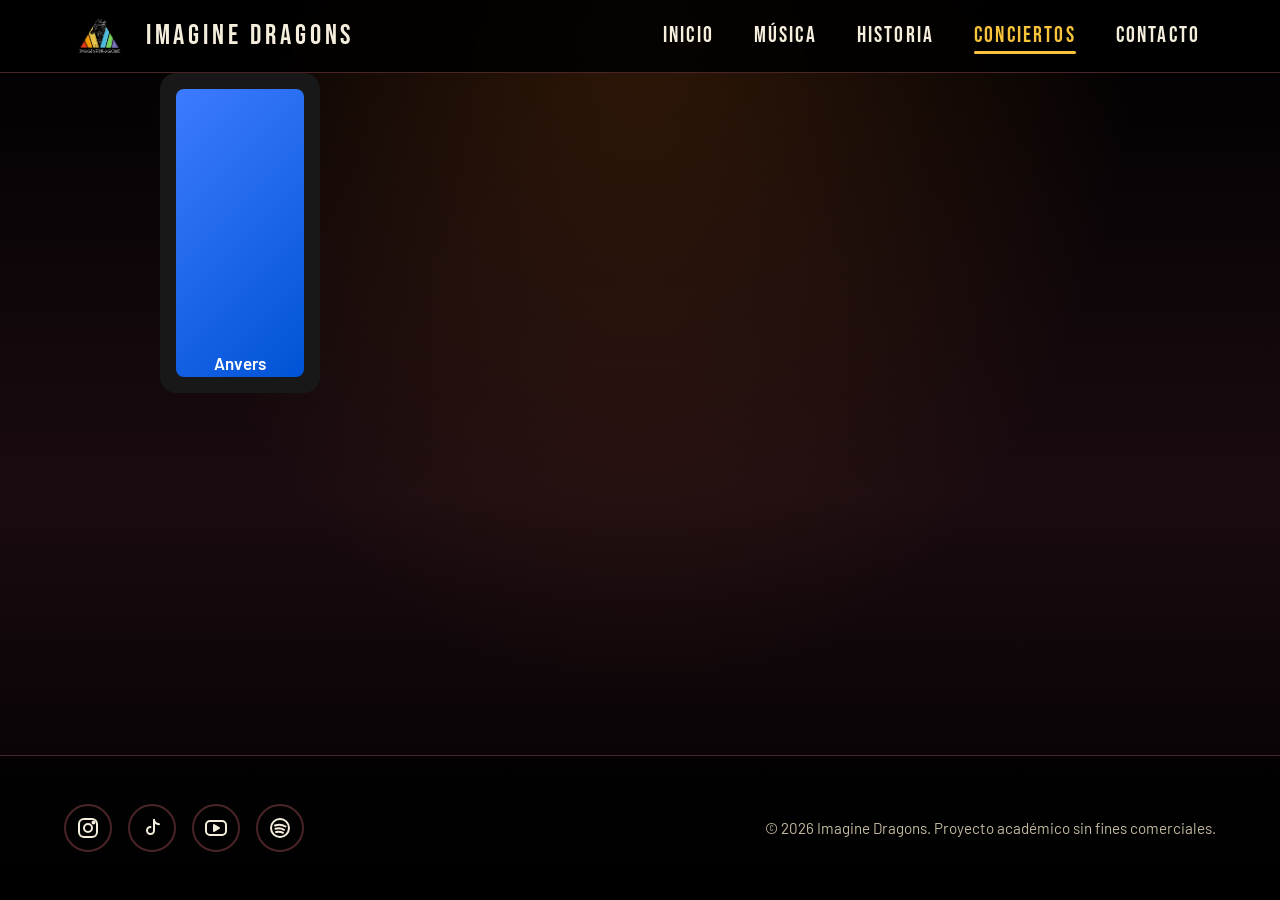
<file: concerts.html>
<!DOCTYPE html>
<html lang="es">

<head>
    <meta charset="UTF-8">
    <meta name="viewport" content="width=device-width, initial-scale=1.0">
    <meta name="description" content="Página oficial de Imagine Dragons">
    <title>Imagine Dragons | Concerts</title>
    <link rel="icon" href="img/logo/Logo.png" type="image/svg+xml">
    <link rel="stylesheet" href="css/base.css">
    <link rel="stylesheet" href="css/layout.css">
    <link rel="stylesheet" href="css/animacions.css">
    <link rel="stylesheet" href="css/interactiu.css">
    <link rel="stylesheet" href="css/pagines/concerts.css">
</head>

<body>

    <header class="header">
        <div class="header__contenedor contenedor">

            <a href="index.html" class="logo" aria-label="Imagine Dragons, ir al inicio">
                <img src="img/logo/Logo.png" alt="Logotipo de Imagine Dragons" class="logo__icono" width="80"
                    height="40">
                <span>Imagine Dragons</span>
            </a>

            <!-- El checkbox debe ir ANTES del label y del nav (usamos ~) -->
            <input type="checkbox" id="menu-toggle" class="menu__check">
            <label for="menu-toggle" class="menu__boton" aria-label="Abrir o cerrar el menú">
                <span class="menu__barra"></span>
                <span class="menu__barra"></span>
                <span class="menu__barra"></span>
            </label>

            <nav class="menu" aria-label="Navegación principal">
                <ul class="menu__lista">
                    <li><a href="index.html" class="menu__enlace">Inicio</a></li>
                    <li><a href="musica.html" class="menu__enlace">Música</a></li>
                    <li><a href="historia.html" class="menu__enlace">Historia</a></li>
                    <li><a href="concerts.html" class="menu__enlace" aria-current="page">Conciertos</a></li>
                    <li><a href="contacte.html" class="menu__enlace">Contacto</a></li>
                </ul>
            </nav>

        </div>
    </header>

    <main>
        <div class="conciertos">
        <!-- Targeta 1 -->
        <label class="cardwrap">
            <input type="checkbox" class="flip" id="targeta1" />
            <div class="card">
                <div class="front">
                    <div class="polaroid">
                        <div class="photo"></div>
                        <div class="caption">Anvers</div>
                    </div>
                </div>
                <div class="back">
                    <div class="polaroid">
                        <div class="photo"></div>
                        <div class="caption">Revers</div>
                    </div>
                </div>
            </div>
        </label>
        </div>
    </main>

    <footer class="footer">
        <div class="footer__contenedor contenedor">

            <ul class="redes" aria-label="Redes sociales">
                <li>
                    <a href="https://www.instagram.com/imaginedragons/" class="redes__enlace" target="_blank"
                        rel="noopener" aria-label="Instagram">
                        <svg class="redes__icono" viewBox="0 0 24 24" aria-hidden="true" focusable="false">
                            <rect x="3" y="3" width="18" height="18" rx="5" />
                            <circle cx="12" cy="12" r="4" />
                            <circle class="redes__relleno" cx="17.5" cy="6.5" r="1" />
                        </svg>
                    </a>
                </li>
                <li>
                    <a href="https://www.tiktok.com/@imaginedragons?lang=es" class="redes__enlace" target="_blank"
                        rel="noopener" aria-label="TikTok">
                        <svg class="redes__icono" viewBox="0 0 24 24" aria-hidden="true" focusable="false">
                            <path d="M14 4v10.5a3.5 3.5 0 1 1-3.5-3.5" />
                            <path d="M14 4c.5 2.5 2 4 5 4.2" />
                        </svg>
                    </a>
                </li>
                <li>
                    <a href="https://www.youtube.com/channel/UCT9zcQNlyht7fRlcjmflRSA" class="redes__enlace"
                        target="_blank" rel="noopener" aria-label="YouTube">
                        <svg class="redes__icono" viewBox="0 0 24 24" aria-hidden="true" focusable="false">
                            <rect x="2" y="5" width="20" height="14" rx="4" />
                            <path class="redes__relleno" d="M10 9l5 3-5 3z" />
                        </svg>
                    </a>
                </li>
                <li>
                    <a href="https://open.spotify.com/artist/53XhwfbYqKCa1cC15pYq2q?autoplay=true" class="redes__enlace"
                        target="_blank" rel="noopener" aria-label="Spotify">
                        <svg class="redes__icono" viewBox="0 0 24 24" aria-hidden="true" focusable="false">
                            <circle cx="12" cy="12" r="9" />
                            <path d="M7 9.5c3.5-1 7.5-.7 10.5 1" />
                            <path d="M7.5 12.8c3-.8 6-.5 8.5 1" />
                            <path d="M8 16c2.5-.6 5-.4 7 .8" />
                        </svg>
                    </a>
                </li>
            </ul>

            <p class="footer__copy">&copy; 2026 Imagine Dragons. Proyecto académico sin fines comerciales.</p>

        </div>
    </footer>

</body>

</html>
</file>
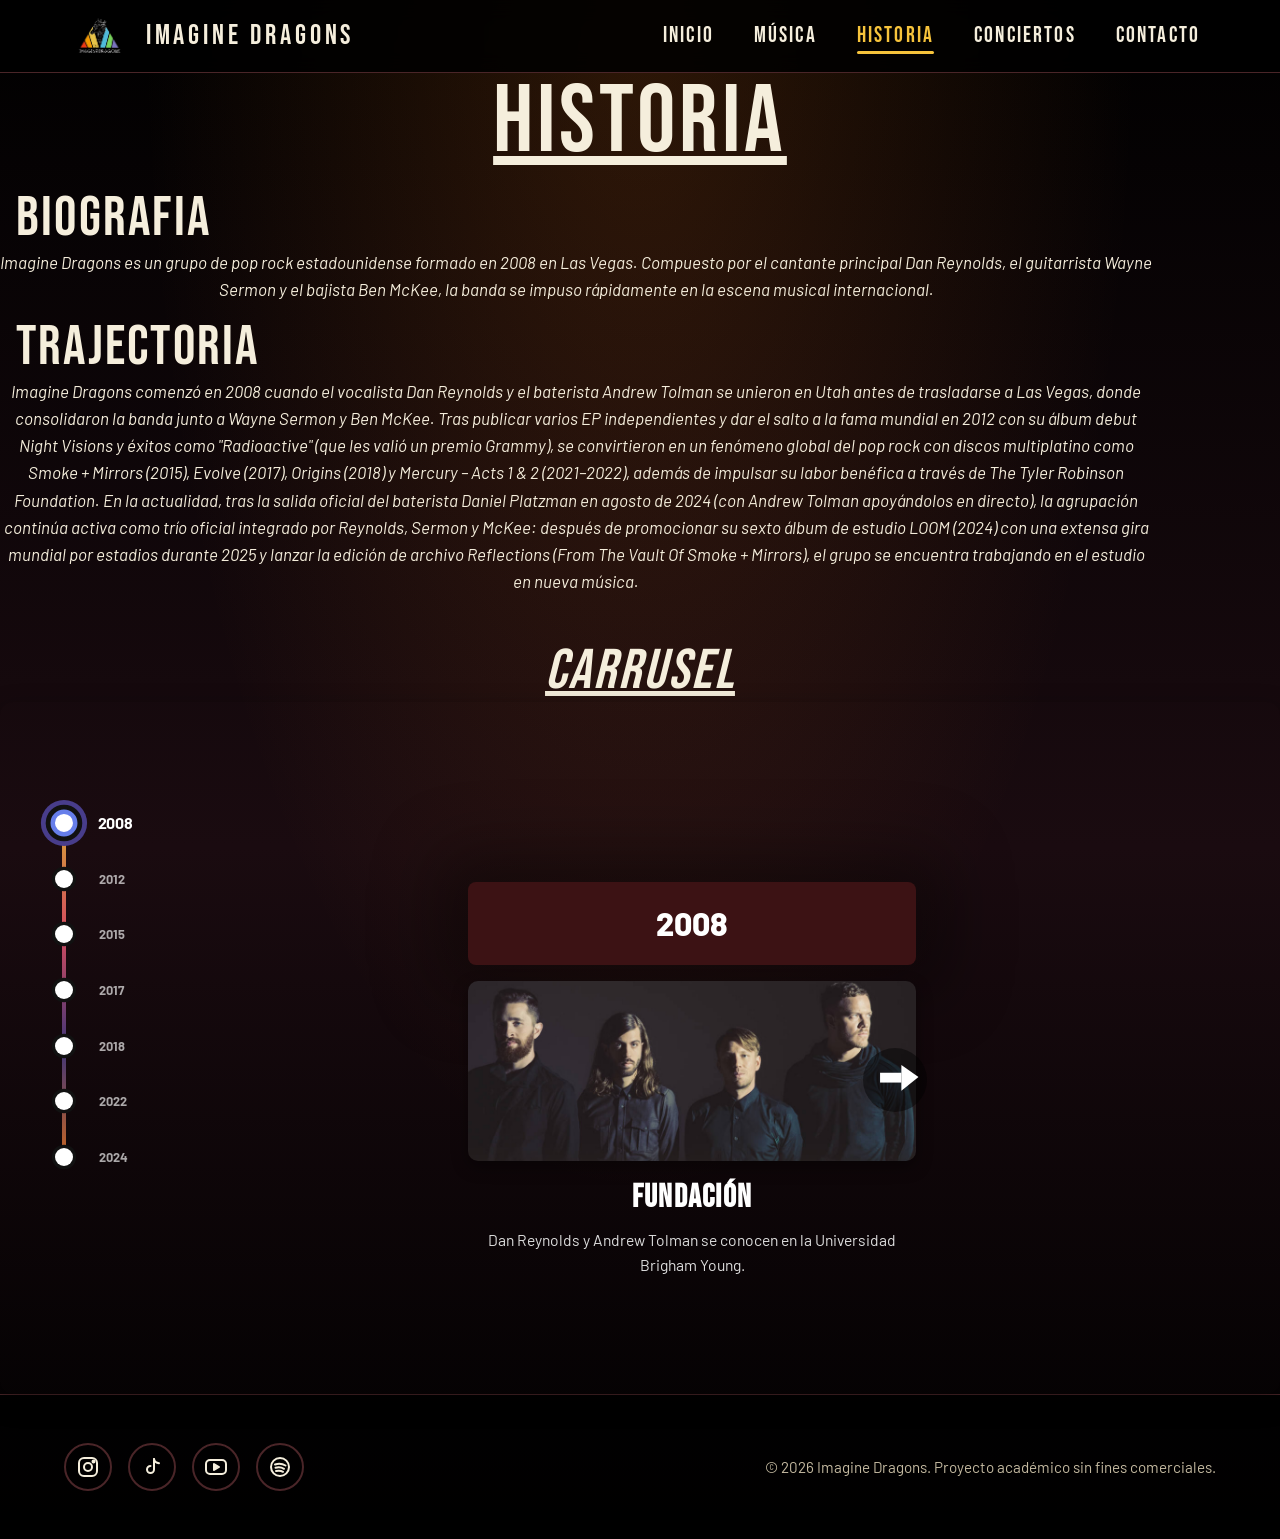
<file: historia.html>
<!DOCTYPE html>
<html lang="es">

<head>
  <meta charset="UTF-8">
  <meta name="viewport" content="width=device-width, initial-scale=1.0">
  <meta name="description" content="Página oficial de Imagine Dragons">
  <title>Imagine Dragons | Historia</title>
  <link rel="icon" href="img/logo/Logo.png" type="image/svg+xml">
  <link rel="stylesheet" href="css/base.css">
  <link rel="stylesheet" href="css/layout.css">
  <link rel="stylesheet" href="css/animacions.css">
  <link rel="stylesheet" href="css/interactiu.css">
  <link rel="stylesheet" href="css/pagines/historia.css">
</head>

<body>

  <header class="header">
    <div class="header__contenedor contenedor">
      <a href="index.html" class="logo" aria-label="Imagine Dragons, ir al inicio">
        <img src="img/logo/Logo.png" alt="Logotipo de Imagine Dragons" class="logo__icono" width="80" height="40">
        <span>Imagine Dragons</span>
      </a>

      <input type="checkbox" id="menu-toggle" class="menu__check">
      <label for="menu-toggle" class="menu__boton" aria-label="Abrir o cerrar el menú">
        <span class="menu__barra"></span>
        <span class="menu__barra"></span>
        <span class="menu__barra"></span>
      </label>

      <nav class="menu" aria-label="Navegación principal">
        <ul class="menu__lista">
          <li><a href="index.html" class="menu__enlace">Inicio</a></li>
          <li><a href="musica.html" class="menu__enlace">Música</a></li>
          <li><a href="historia.html" class="menu__enlace" aria-current="page">Historia</a></li>
          <li><a href="concerts.html" class="menu__enlace">Conciertos</a></li>
          <li><a href="contacte.html" class="menu__enlace">Contacto</a></li>
        </ul>
      </nav>

    </div>
  </header>

  <main>
    <div class="container">
      <div id="historia">
          <h1>Historia</h1>
          <div>
            <h2>Biografia</h2>
            <p> Imagine Dragons es un grupo de pop rock estadounidense formado en 2008 en Las Vegas. Compuesto por el cantante principal Dan Reynolds, el guitarrista Wayne Sermon y el bajista Ben McKee, la banda se impuso rápidamente en la escena musical internacional.  </p>
          </div>
          <div>
          <h2>Trajectoria</h2>
          <p>
            Imagine Dragons comenzó en 2008 cuando el vocalista Dan Reynolds y el baterista Andrew Tolman se unieron en Utah antes de trasladarse a Las Vegas, donde consolidaron la banda junto a Wayne Sermon y Ben McKee. Tras publicar varios EP independientes y dar el salto a la fama mundial en 2012 con su álbum debut Night Visions y éxitos como "Radioactive" (que les valió un premio Grammy), se convirtieron en un fenómeno global del pop rock con discos multiplatino como Smoke + Mirrors (2015), Evolve (2017), Origins (2018) y Mercury – Acts 1 & 2 (2021–2022), además de impulsar su labor benéfica a través de The Tyler Robinson Foundation. En la actualidad, tras la salida oficial del baterista Daniel Platzman en agosto de 2024 (con Andrew Tolman apoyándolos en directo), la agrupación continúa activa como trío oficial integrado por Reynolds, Sermon y McKee: después de promocionar su sexto álbum de estudio LOOM (2024) con una extensa gira mundial por estadios durante 2025 y lanzar la edición de archivo Reflections (From The Vault Of Smoke + Mirrors), el grupo se encuentra trabajando en el estudio en nueva música.
          </p>
          </div>
      </div>
      <h2 id="subtitle">carrusel</h2>
      <div class="carousel">
        <!-- Radios -->
        <input type="radio" name="slide" id="slide1" checked>
        <input type="radio" name="slide" id="slide2">
        <input type="radio" name="slide" id="slide3">
        <input type="radio" name="slide" id="slide4">
        <input type="radio" name="slide" id="slide5">
        <input type="radio" name="slide" id="slide6">
        <input type="radio" name="slide" id="slide7">

        <!-- Línea de tiempo -->
        <div class="timeline-track">
         <div class="timeline-line"></div>
        </div>

        <!-- Dots -->
        <div class="dots">
          <label class="dot" for="slide1"><span class="dot_label">2008</span></label>
          <label class="dot" for="slide2"><span class="dot_label">2012</span></label>
          <label class="dot" for="slide3"><span class="dot_label">2015</span></label>
          <label class="dot" for="slide4"><span class="dot_label">2017</span></label>
          <label class="dot" for="slide5"><span class="dot_label">2018</span></label>
          <label class="dot" for="slide6"><span class="dot_label">2022</span></label>
          <label class="dot" for="slide7"><span class="dot_label">2024</span></label>
        </div>

        <div class="slides">

          <!-- PAG1 -->
          <div class="slide">
              <!-- Contenido --> 
            <div class="slide_content">
              <span class="slide_fecha">2008</span>
              <img src="img/hero/hero.png" alt="Fundación de Imagine Dragons" class="slide_img">
              <h3 class="slide_titulo">Fundación</h3>
              <p class="slide_texto">Dan Reynolds y Andrew Tolman se conocen en la Universidad Brigham Young.</p>
            </div>
             <!-- flecha next --> 
            <div class="arrows">
              <label for="slide2" class="navArrow next" data-to="2">
                <svg class="arrow" viewBox="0 0 100 150" focusable="false">
                  <polygon points="43,20,  75,60  ,15,60" />
                  <rect width="23" height="50" x="33" y="60" />
                </svg>
              </label>
            </div>
          </div>
          <!-- PAG2 -->
          <div class="slide">
             <!-- Contenido --> 
            <div class="slide_content">
              <span class="slide_fecha">2012</span>
              <img src="img/albums/album1.png" alt="Night Visions" class="slide_img">
              <h3 class="slide_titulo">Night Visions</h3>
              <p class="slide_texto">
               fue el primer album y un éxito con sencillos destacados como "Radioactive" y "Demons". Este último fue reconocido como uno de los mayores éxitos de rock del año por Rolling Stone. 
              </p>
            </div>
             <!-- flecha previous --> 
            <div class="arrows">
              <label for="slide1" class="navArrow prev" data-to="1">
                <svg class="arrow" viewBox="0 0 100 150" focusable="false">
                  <polygon points="43,20,  75,60  ,15,60" />
                  <rect width="23" height="50" x="33" y="60" />
                </svg>
              </label>
             <!-- flecha next --> 
              <label for="slide3" class="navArrow next" data-to="3">
                <svg class="arrow" viewBox="0 0 100 150" focusable="false">
                  <polygon points="43,20,  75,60  ,15,60" />
                  <rect width="23" height="50" x="33" y="60" />
                </svg>
              </label>
            </div>
          </div>
          <!-- PAG3 -->
          <div class="slide">
            <div class="slide_content">
              <span class="slide_fecha">2015</span>
              <img src="img/albums/album2.png" alt="Smoke + Mirrors" class="slide_img">
              <h3 class="slide_titulo">Smoke + Mirrors</h3>
              <p class="slide_texto">Segundo álbum de estudio, lanzado en 2015, también tuvo un gran éxito, alcanzando el primer lugar en las listas de Estados Unidos, Canadá y Reino Unido. En 2017, su tercer álbum, "Evolve", dio lugar a sencillos exitosos como "Believer", "Thunder" y "Whatever It Takes", consolidando su posición como un grupo importante en la escena musical mundial. .</p>
            </div>
            <div class="arrows">
              <label for="slide2" class="navArrow prev" data-to="2">
                <svg class="arrow" viewBox="0 0 100 150" focusable="false">
                  <polygon points="43,20,  75,60  ,15,60" />
                  <rect width="23" height="50" x="33" y="60" />
                </svg>
              </label>
              <label for="slide4" class="navArrow next" data-to="4">
                <svg class="arrow" viewBox="0 0 100 150" focusable="false">
                  <polygon points="43,20,  75,60  ,15,60" />
                  <rect width="23" height="50" x="33" y="60" />
                </svg>
              </label>
            </div>
          </div>

          <!-- PAG4 -->
          <div class="slide">
            <div class="slide_content">
              <span class="slide_fecha">2017</span>
              <img src="img/albums/album3.png" alt="Evolve" class="slide_img">
              <h3 class="slide_titulo">Evolve</h3>
              <p class="slide_texto">Tercer álbum con éxitos como 'Believer' y 'Thunder'.</p>
            </div>
            <div class="arrows">
              <label for="slide3" class="navArrow prev" data-to="3">
                <svg class="arrow" viewBox="0 0 100 150" focusable="false">
                  <polygon points="43,20,  75,60  ,15,60" />
                  <rect width="23" height="50" x="33" y="60" />
                </svg>
              </label>
              <label for="slide5" class="navArrow next" data-to="5">
                <svg class="arrow" viewBox="0 0 100 150" focusable="false">
                  <polygon points="43,20,  75,60  ,15,60" />
                  <rect width="23" height="50" x="33" y="60" />
                </svg>
              </label>
            </div>
          </div>

          <!-- PAG5 -->
          <div class="slide">
            <div class="slide_content">
              <span class="slide_fecha">2018</span>
              <img src="img/albums/album4.png" alt="Origins" class="slide_img">
              <h3 class="slide_titulo">Origins</h3>
              <p class="slide_texto">Cuarto álbum, continuación de Evolve con sonidos experimentales.</p>
            </div>
            <div class="arrows">
              <label for="slide4" class="navArrow prev" data-to="4">
                <svg class="arrow" viewBox="0 0 100 150" focusable="false">
                  <polygon points="43,20,  75,60  ,15,60" />
                  <rect width="23" height="50" x="33" y="60" />
                </svg>
              </label>
              <label for="slide6" class="navArrow next" data-to="6">
                <svg class="arrow" viewBox="0 0 100 150" focusable="false">
                  <polygon points="43,20,  75,60  ,15,60" />
                  <rect width="23" height="50" x="33" y="60" />
                </svg>
              </label>
            </div>
          </div>

          <!-- PAG6 -->
          <div class="slide">
            <div class="slide_content">
              <span class="slide_fecha">2022</span>
              <img src="img/albums/album5.png" alt="Mercury – Acts 1 & 2" class="slide_img">
              <h3 class="slide_titulo">Mercury – Acts 1 & 2</h3>
              <p class="slide_texto">Doble álbum con colaboraciones y exploración de nuevos géneros.</p>
            </div>
            <div class="arrows">
              <label for="slide5" class="navArrow prev" data-to="5">
                <svg class="arrow" viewBox="0 0 100 150" focusable="false">
                  <polygon points="43,20,  75,60  ,15,60" />
                  <rect width="23" height="50" x="33" y="60" />
                </svg>
              </label>
              <label for="slide7" class="navArrow next" data-to="7">
                <svg class="arrow" viewBox="0 0 100 150" focusable="false">
                  <polygon points="43,20,  75,60  ,15,60" />
                  <rect width="23" height="50" x="33" y="60" />
                </svg>
              </label>
            </div>
          </div>

          <!-- PAG7 -->
          <div class="slide">
            <div class="slide_content">
              <span class="slide_fecha">2024</span>
              <img src="img/albums/album6.png" alt="Loom" class="slide_img">
              <h3 class="slide_titulo">Loom</h3>
              <p class="slide_texto">Sexto álbum de estudio, una nueva era para la banda, continuando su evolución musical y su compromiso con sus seguidores.</p>
            </div>
            <div class="arrows">
              <label for="slide6" class="navArrow prev" data-to="6">
                <svg class="arrow" viewBox="0 0 100 150" focusable="false">
                  <polygon points="43,20,  75,60  ,15,60" />
                  <rect width="23" height="50" x="33" y="60" />
                </svg>
              </label>
              <!-- slide 7: no next -->
            </div>
          </div>

        </div>
      </div>
    </div>
  </main>

  <footer class="footer">
    <div class="footer__contenedor contenedor">
      <ul class="redes" aria-label="Redes sociales">
        <li><a href="https://www.instagram.com/imaginedragons/" class="redes__enlace" target="_blank" rel="noopener"
            aria-label="Instagram"><svg class="redes__icono" viewBox="0 0 24 24" aria-hidden="true" focusable="false">
              <rect x="3" y="3" width="18" height="18" rx="5" />
              <circle cx="12" cy="12" r="4" />
              <circle class="redes__relleno" cx="17.5" cy="6.5" r="1" />
            </svg></a></li>
        <li><a href="https://www.tiktok.com/@imaginedragons?lang=es" class="redes__enlace" target="_blank"
            rel="noopener" aria-label="TikTok"><svg class="redes__icono" viewBox="0 0 24 24" aria-hidden="true"
              focusable="false">
              <path d="M14 4v10.5a3.5 3.5 0 1 1-3.5-3.5" />
              <path d="M14 4c.5 2.5 2 4 5 4.2" />
            </svg></a></li>
        <li><a href="https://www.youtube.com/channel/UCT9zcQNlyht7fRlcjmflRSA" class="redes__enlace" target="_blank"
            rel="noopener" aria-label="YouTube"><svg class="redes__icono" viewBox="0 0 24 24" aria-hidden="true"
              focusable="false">
              <rect x="2" y="5" width="20" height="14" rx="4" />
              <path class="redes__relleno" d="M10 9l5 3-5 3z" />
            </svg></a></li>
        <li><a href="https://open.spotify.com/artist/53XhwfbYqKCa1cC15pYq2q?autoplay=true" class="redes__enlace"
            target="_blank" rel="noopener" aria-label="Spotify"><svg class="redes__icono" viewBox="0 0 24 24"
              aria-hidden="true" focusable="false">
              <circle cx="12" cy="12" r="9" />
              <path d="M7 9.5c3.5-1 7.5-.7 10.5 1" />
              <path d="M7.5 12.8c3-.8 6-.5 8.5 1" />
              <path d="M8 16c2.5-.6 5-.4 7 .8" />
            </svg></a></li>
      </ul>
      <p class="footer__copy">&copy; 2026 Imagine Dragons. Proyecto académico sin fines comerciales.</p>
    </div>
  </footer>

</body>

</html>
</file>
<file: css/base.css>
/* ==========================================================
   base.css
   Variables, reset, tipografía, botones, tarjetas y utilidades
   ========================================================== */

@import url("https://fonts.googleapis.com/css2?family=Barlow:wght@400;500;600&family=Bebas+Neue&display=swap");

/* 1. Variables ---------------------------------------------- */
:root {
  /* Colores (dragón retro) */
  --color-fondo: #000000;
  --color-superficie: #130e10;
  --color-superficie-alt: #211618;
  --color-texto: #f5eedc;
  --color-texto-suave: #c4b9a0;
  --color-acento: #d92b45;
  --color-acento-hover: #f47a20;
  --color-secundario: #f6c33b;
  --color-sobre-acento: #ffffff;
  --color-borde: #4a2528;
  --color-exito: #3fb8a8;
  --color-error: #ff4d4d;

  /* Extras del arcoíris */
  --color-naranja: #f47a20;
  --color-amarillo: #f6c33b;
  --color-turquesa: #1f8f8a;

  /* Degradados */
  --degradado-fondo:
    radial-gradient(ellipse at 50% 0%, rgba(244, 122, 32, 0.18) 0%, transparent 55%),
    linear-gradient(180deg, #000000 0%, #1a0b10 55%, #000000 100%);
  --degradado-arcoiris: linear-gradient(90deg,
    #d92b45, #f47a20, #f6c33b, #3fb8a8, #1f8f8a);

  /* Tipografías */
  --fuente-titulos: "Bebas Neue", Impact, sans-serif;
  --fuente-texto: "Barlow", system-ui, sans-serif;

  /* Espaciados */
  --espacio-xs: 0.5rem;
  --espacio-s: 1rem;
  --espacio-m: 1.5rem;
  --espacio-l: 3rem;
  --espacio-xl: 5rem;

  /* Otros */
  --radio: 0.75rem;
  --sombra: 0 10px 30px rgba(0, 0, 0, 0.55);
  --brillo: 0 0 24px rgba(244, 122, 32, 0.45);
  --transicion: 0.3s ease;
  --ancho-max: 1200px;
}

/* 2. Reset --------------------------------------------------- */
*,
*::before,
*::after {
  box-sizing: border-box;
  margin: 0;
  padding: 0;
}

html {
  scroll-behavior: smooth;
  background-color: var(--color-fondo);
}

body {
  min-height: 100vh;
  display: flex;
  flex-direction: column;
  background-color: var(--color-fondo);
  background-image: var(--degradado-fondo);
  background-repeat: no-repeat;
  background-size: 100% 100%;
  color: var(--color-texto);
  font-family: var(--fuente-texto);
  font-size: 1.0625rem;
  line-height: 1.6;
}

main {
  flex: 1;
}

img,
svg,
iframe,
video {
  display: block;
  max-width: 100%;
}

a {
  color: inherit;
  text-decoration: none;
}

ul {
  list-style: none;
}

button,
input,
select,
textarea {
  font: inherit;
  color: inherit;
}

:focus-visible {
  outline: 3px solid var(--color-secundario);
  outline-offset: 3px;
}

/* 3. Tipografía ---------------------------------------------- */
h1,
h2,
h3,
h4 {
  font-family: var(--fuente-titulos);
  font-weight: 400;
  line-height: 1.05;
  letter-spacing: 0.04em;
  text-transform: uppercase;
}

h1 { font-size: clamp(3rem, 9vw, 6rem); }
h2 { font-size: clamp(2.25rem, 6vw, 3.5rem); }
h3 { font-size: clamp(1.5rem, 4vw, 2rem); }

p + p {
  margin-top: var(--espacio-s);
}

.texto-suave {
  color: var(--color-texto-suave);
}

.subtitulo {
  font-family: var(--fuente-titulos);
  font-size: 1.25rem;
  letter-spacing: 0.2em;
  text-transform: uppercase;
  color: var(--color-secundario);
}

/* 4. Logotipo ------------------------------------------------ */
.logo {
  display: inline-flex;
  align-items: center;
  gap: 0.6rem;
  font-family: var(--fuente-titulos);
  font-size: 1.75rem;
  letter-spacing: 0.14em;
  color: var(--color-texto);
}

.logo__icono {
  width: 4.5rem;
  height: 4.5rem;
  object-fit: contain;
}


/* 5. Botones ------------------------------------------------- */
.boton {
  display: inline-flex;
  align-items: center;
  justify-content: center;
  gap: 0.5rem;
  min-height: 48px;
  padding: 0.7rem 1.75rem;
  border: 2px solid var(--color-acento);
  border-radius: var(--radio);
  background-color: var(--color-acento);
  color: var(--color-sobre-acento);
  font-family: var(--fuente-titulos);
  font-size: 1.25rem;
  letter-spacing: 0.1em;
  text-transform: uppercase;
  cursor: pointer;
  transition: transform var(--transicion),
              background-color var(--transicion),
              border-color var(--transicion),
              color var(--transicion),
              box-shadow var(--transicion);
}

.boton:hover {
  background-color: var(--color-acento-hover);
  border-color: var(--color-acento-hover);
  transform: translateY(-3px);
  box-shadow: var(--brillo);
}

.boton:active {
  transform: translateY(0);
}

.boton--secundario {
  background-color: transparent;
  color: var(--color-texto);
  border-color: var(--color-texto);
}

.boton--secundario:hover {
  background-color: var(--color-texto);
  border-color: var(--color-texto);
  color: var(--color-fondo);
}

.boton--grande {
  min-height: 56px;
  padding: 0.9rem 2.5rem;
  font-size: 1.5rem;
}

.boton--agotado {
  background-color: var(--color-superficie-alt);
  border-color: var(--color-borde);
  color: var(--color-texto-suave);
  cursor: not-allowed;
  pointer-events: none;
}

/* 6. Tarjetas ------------------------------------------------ */
.tarjetas {
  display: flex;
  flex-wrap: wrap;
  justify-content: center;
  gap: var(--espacio-m);
}

.tarjeta {
  display: flex;
  flex-direction: column;
  flex: 1 1 260px;
  max-width: 380px;
  overflow: hidden;
  background-color: var(--color-superficie);
  border: 1px solid var(--color-borde);
  border-radius: var(--radio);
  transition: transform var(--transicion),
              box-shadow var(--transicion),
              border-color var(--transicion);
}

.tarjeta:hover {
  transform: translateY(-6px);
  box-shadow: var(--sombra);
  border-color: var(--color-acento);
}

.tarjeta__imagen {
  width: 100%;
  aspect-ratio: 1 / 1;
  object-fit: cover;
  background-color: var(--color-superficie-alt);
}

.tarjeta__cuerpo {
  display: flex;
  flex-direction: column;
  flex: 1;
  gap: var(--espacio-xs);
  padding: var(--espacio-m);
}

.tarjeta__titulo {
  font-size: 1.75rem;
}

.tarjeta__meta {
  font-size: 0.95rem;
  letter-spacing: 0.08em;
  text-transform: uppercase;
  color: var(--color-secundario);
}

.tarjeta__accion {
  margin-top: auto;
  padding-top: var(--espacio-s);
}

/* 7. Utilidades ---------------------------------------------- */
.contenedor {
  width: 100%;
  max-width: var(--ancho-max);
  margin-inline: auto;
  padding-inline: var(--espacio-m);
}

.seccion {
  padding-block: var(--espacio-xl);
}

.seccion__cabecera {
  margin-bottom: var(--espacio-l);
  text-align: center;
}

.texto-centrado {
  text-align: center;
}

.visualmente-oculto {
  position: absolute;
  width: 1px;
  height: 1px;
  overflow: hidden;
  clip: rect(0 0 0 0);
  white-space: nowrap;
}

/* 8. Media queries ------------------------------------------- */
@media (max-width: 768px) {
  body {
    font-size: 1rem;
  }

  .seccion {
    padding-block: var(--espacio-l);
  }

  .contenedor {
    padding-inline: var(--espacio-s);
  }

  .tarjeta {
    max-width: 100%;
  }

  .boton {
    width: 100%;
  }
}
</file>
<file: css/layout.css>
/* ==========================================================
   layout.css
   Header, menú de navegación (checkbox + :checked) y footer
   ========================================================== */

/* 1. Header -------------------------------------------------- */
.header {
  position: sticky;
  top: 0;
  z-index: 100;
  background-color: rgba(0, 0, 0, 0.88);
  backdrop-filter: blur(10px);
  border-bottom: 1px solid var(--color-borde);
}

.header__contenedor {
  display: flex;
  flex-wrap: wrap;
  align-items: center;
  justify-content: space-between;
  gap: var(--espacio-s);
  min-height: 72px;
}

/* 2. Menú (escritorio) --------------------------------------- */
/* El checkbox se oculta visualmente, pero sigue siendo accesible con teclado */
.menu__check {
  position: absolute;
  width: 1px;
  height: 1px;
  opacity: 0;
  pointer-events: none;
}

.menu__boton {
  display: none;
}

.menu__lista {
  display: flex;
  align-items: center;
  gap: var(--espacio-xs);
}

.menu__enlace {
  position: relative;
  display: inline-flex;
  align-items: center;
  min-height: 48px;
  padding: 0 var(--espacio-s);
  font-family: var(--fuente-titulos);
  font-size: 1.35rem;
  letter-spacing: 0.1em;
  text-transform: uppercase;
  color: var(--color-texto);
  transition: color var(--transicion);
}

/* Subrayado animado */
.menu__enlace::after {
  content: "";
  position: absolute;
  left: var(--espacio-s);
  right: var(--espacio-s);
  bottom: 6px;
  height: 3px;
  border-radius: 2px;
  background-color: var(--color-secundario);
  transform: scaleX(0);
  transform-origin: left;
  transition: transform var(--transicion);
}

.menu__enlace:hover,
.menu__enlace:focus-visible,
.menu__enlace[aria-current="page"] {
  color: var(--color-secundario);
}

.menu__enlace:hover::after,
.menu__enlace:focus-visible::after,
.menu__enlace[aria-current="page"]::after {
  transform: scaleX(1);
}

/* 3. Botón hamburguesa --------------------------------------- */
.menu__barra {
  display: block;
  width: 28px;
  height: 3px;
  border-radius: 2px;
  background-color: var(--color-texto);
  transition: transform var(--transicion), opacity var(--transicion);
}

.menu__check:focus-visible + .menu__boton {
  outline: 3px solid var(--color-secundario);
  outline-offset: 2px;
  border-radius: var(--radio);
}

/* Hamburguesa -> X */
.menu__check:checked + .menu__boton .menu__barra:nth-child(1) {
  transform: translateY(9px) rotate(45deg);
}

.menu__check:checked + .menu__boton .menu__barra:nth-child(2) {
  opacity: 0;
}

.menu__check:checked + .menu__boton .menu__barra:nth-child(3) {
  transform: translateY(-9px) rotate(-45deg);
}

/* 4. Footer -------------------------------------------------- */
.footer {
  background-color: rgba(0, 0, 0, 0.7);
  border-top: 1px solid var(--color-borde);
}

.footer__contenedor {
  display: flex;
  flex-wrap: wrap;
  align-items: center;
  justify-content: space-between;
  gap: var(--espacio-m);
  padding-block: var(--espacio-l);
}

.footer__copy {
  margin-left: auto;
  text-align: right;
  font-size: 0.95rem;
  color: var(--color-texto-suave);
}

/* 5. Redes sociales ------------------------------------------ */
.redes {
  display: flex;
  gap: var(--espacio-s);
}

.redes__enlace {
  display: flex;
  align-items: center;
  justify-content: center;
  width: 48px;
  height: 48px;
  border: 2px solid var(--color-borde);
  border-radius: 50%;
  color: var(--color-texto);
  transition: transform var(--transicion),
              background-color var(--transicion),
              border-color var(--transicion),
              color var(--transicion),
              box-shadow var(--transicion);
}

.redes__enlace:hover,
.redes__enlace:focus-visible {
  background-color: var(--color-acento);
  border-color: var(--color-acento);
  color: var(--color-sobre-acento);
  transform: translateY(-4px);
  box-shadow: var(--brillo);
}

.redes__icono {
  width: 1.5rem;
  height: 1.5rem;
  fill: none;
  stroke: currentColor;
  stroke-width: 2;
  stroke-linecap: round;
  stroke-linejoin: round;
  transition: transform var(--transicion);
}

.redes__relleno {
  fill: currentColor;
}

.redes__enlace:hover .redes__icono,
.redes__enlace:focus-visible .redes__icono {
  transform: scale(1.15) rotate(-8deg);
}

/* 6. Media queries ------------------------------------------- */
@media (max-width: 768px) {
  .header__contenedor {
    min-height: 64px;
  }

  .logo {
    font-size: 1.4rem;
  }

  /* Botón hamburguesa visible */
  .menu__boton {
    display: flex;
    flex-direction: column;
    align-items: center;
    justify-content: center;
    gap: 6px;
    width: 48px;
    height: 48px;
    cursor: pointer;
  }

  /* Menú cerrado por defecto: se anima con max-height y opacity */
  .menu {
    flex-basis: 100%;
    max-height: 0;
    overflow: hidden;
    opacity: 0;
    visibility: hidden;
    transition: max-height 0.4s ease,
                opacity 0.3s ease,
                visibility 0s linear 0.4s;
  }

  /* Menú abierto */
  .menu__check:checked ~ .menu {
    max-height: 420px;
    opacity: 1;
    visibility: visible;
    transition: max-height 0.4s ease,
                opacity 0.3s ease,
                visibility 0s;
  }

  .menu__lista {
    flex-direction: column;
    align-items: stretch;
    gap: 0;
    padding-bottom: var(--espacio-s);
  }

  .menu__enlace {
    width: 100%;
    min-height: 52px;
    border-top: 1px solid var(--color-borde);
    font-size: 1.5rem;
  }

  .menu__enlace::after {
    display: none;
  }

  .menu__enlace[aria-current="page"] {
    background-color: var(--color-superficie);
    box-shadow: inset 4px 0 0 var(--color-secundario);
  }

  /* Footer */
  .footer__contenedor {
    padding-block: var(--espacio-m);
  }

  .redes {
    width: 100%;
    justify-content: center;
  }

  .footer__copy {
    flex-basis: 100%;
  }
}
</file>
<file: css/animacions.css>
/* ==========================================================
   animacions.css
   @keyframes, scroll-driven, prefers-reduced-motion
   ========================================================== */

/* 1. Keyframes ----------------------------------------------- */
@keyframes zoom-lento {
  from { transform: scale(1); }
  to   { transform: scale(1.12); }
}

@keyframes latido {
  0%, 100% { transform: scaleY(0.3); }
  50%      { transform: scaleY(1); }
}

/* Con las propiedades individuales (translate, scale, rotate) no pisamos
   el transform de los efectos :hover */
@keyframes aparecer {
  from { opacity: 0; translate: 0 60px; }
  to   { opacity: 1; translate: 0 0; }
}

@keyframes entrar-portada {
  from { opacity: 0; scale: 0.8; rotate: -6deg; }
  to   { opacity: 1; scale: 1; rotate: 0deg; }
}

@keyframes crecer-progreso {
  from { transform: scaleX(0); }
  to   { transform: scaleX(1); }
}

/* 2. Animaciones reutilizables (con tiempo) ------------------ */
.anim-zoom {
  animation: zoom-lento 28s ease-in-out infinite alternate;
}

.anim-latido {
  transform-box: fill-box;
  transform-origin: 50% 100%;
  animation: latido var(--duracion, 1.4s) ease-in-out infinite;
  animation-delay: var(--retraso, 0s);
}

/* 3. Animaciones ligadas al scroll --------------------------- */
/* Barra de progreso de lectura: vacía por defecto y solo se activa
   en navegadores que soportan scroll-driven animations */
.progreso-scroll {
  display: none;
  background: var(--degradado-arcoiris);
}

@supports (animation-timeline: view()) {
  .progreso-scroll {
    display: block;
    position: fixed;
    top: 0;
    left: 0;
    z-index: 200;
    width: 100%;
    height: 4px;
    background: linear-gradient(90deg, var(--color-acento), var(--color-secundario));
    transform-origin: left;
    animation: crecer-progreso linear both;
    animation-timeline: scroll(root);
  }

  /* Los elementos aparecen según entran en pantalla */
  .revelar {
    animation: aparecer linear both;
    animation-timeline: view();
    animation-range: entry 0% entry 70%;
  }

  .revelar-portada {
    animation: entrar-portada linear both;
    animation-timeline: view();
    animation-range: entry 0% cover 40%;
  }
}

/* 4. Movimiento reducido ------------------------------------- */
@media (prefers-reduced-motion: reduce) {
  *,
  *::before,
  *::after {
    animation: none !important;
    transition-duration: 0.01ms !important;
    scroll-behavior: auto !important;
  }
}
</file>
<file: css/interactiu.css>
/* ==========================================================
   interactiu.css
   Pestañas, filtros, carrusel, controles checkbox/radio
   ========================================================== */

/* 1. Interruptor (checkbox) ---------------------------------- */
.interruptor__check {
  position: absolute;
  width: 1px;
  height: 1px;
  opacity: 0;
  pointer-events: none;
}

.interruptor {
  display: inline-flex;
  align-items: center;
  gap: 0.75rem;
  min-height: 48px;
  padding: 0 var(--espacio-s);
  border: 1px solid var(--color-borde);
  border-radius: 999px;
  background-color: rgba(0, 0, 0, 0.75);
  backdrop-filter: blur(6px);
  font-family: var(--fuente-titulos);
  font-size: 1.1rem;
  letter-spacing: 0.1em;
  text-transform: uppercase;
  color: var(--color-texto);
  cursor: pointer;
  transition: border-color var(--transicion), box-shadow var(--transicion);
}

.interruptor:hover {
  border-color: var(--color-secundario);
  box-shadow: var(--brillo);
}

.interruptor__pista {
  position: relative;
  width: 46px;
  height: 26px;
  border-radius: 999px;
  background-color: var(--color-superficie-alt);
  transition: background-color var(--transicion);
}

.interruptor__bola {
  position: absolute;
  top: 3px;
  left: 3px;
  width: 20px;
  height: 20px;
  border-radius: 50%;
  background-color: var(--color-texto);
  transition: transform var(--transicion);
}

.interruptor__check:checked + .interruptor .interruptor__pista {
  background-color: var(--color-acento);
}

.interruptor__check:checked + .interruptor .interruptor__bola {
  transform: translateX(20px);
}

.interruptor__check:focus-visible + .interruptor {
  outline: 3px solid var(--color-secundario);
  outline-offset: 3px;
}

/* 2. Pausar animaciones del hero (animation-play-state) ------ */
/* Si el interruptor está apagado, se pausan el zoom y la animacion SVG*/
.hero__check:not(:checked) ~ * .anim-zoom,
.hero__check:not(:checked) ~ * .anim-latido {
  animation-play-state: paused;
}
</file>
<file: css/pagines/concerts.css>
.conciertos {
    display: flex;
    gap: 1rem;
    perspective: 12rem;
    align-items: center;
}
.cardwrap {
    display: block;
    cursor: pointer;

    .flip {
        display: none;
    }

    &:hover .card {
        transform: scale(1.03) rotateZ(-1deg);
    }

    &:hover .polaroid {
        box-shadow: 0 16px 40px rgba(0, 0, 0, 0.24);
    }

    &:has(#targeta1:checked) .card,
    &:has(#targeta2:checked) .card {
        transform: rotateY(180deg);
    }

    .card {
        height: 20rem;
        position: relative;
        transform-style: preserve-3d;
        transition: transform 0.6s ease;
        will-change: transform;
        width: 10rem;
        margin-left: 10rem;

        .front,
        .back {
            align-items: center;
            backface-visibility: hidden;
            display: flex;
            inset: 0;
            justify-content: center;
            position: absolute;

            .polaroid {
                background: #181818;
                border-radius: 1rem;
                box-sizing: border-box;
                height: 100%;
                padding: 1rem 1rem 1rem;
                position: relative;
                transition: box-shadow 0.3s ease;
                width: 100%;

                .photo {
                    width: 100%;
                    height: 100%;
                    border-radius: 8px;
                    background: linear-gradient(135deg, #3d7bff, #0053d6);
                }

                .caption {
                    bottom: 1rem;
                    color: white;
                    font-weight: 600;
                    left: 0;
                    position: absolute;
                    right: 0;
                    text-align: center;
                }
            }
        }

        .back {
            transform: rotateY(180deg);

            .polaroid {
                background: linear-gradient(-15deg, #faf7e3, #d7ca99);
            }

            .photo {
                background: linear-gradient(135deg, #ff914a, #ff4a62);
            }
        }
    }
}
</file>
<file: css/pagines/historia.css>
#subtitle {
    margin-top: 3rem;
    text-align: center;
    font-style: italic;
    text-decoration:underline;
}
#historia {
    display: flex;
    flex-direction: column;
    gap: 1rem;
    h1 {
        text-align: center;
        text-decoration:underline;
    }
    div {
        flex-direction: column;
        h2 {
            padding-left: 1rem;
            justify-content: left;
        }
        p {
            font-style: italic;
            width: 90%;
            text-wrap: wrap;
            justify-self: center;
            text-align: center;
        }
    }
}
.carousel {
    --accent: #667eea;
    --accent2: #f5576c;
    --track-height: 0.3rem;
    --dot-size: 1.13rem;
    --arrow-size: 4rem;
    --carousel-pad-top: 7rem;
    --color-darkborder: rgb(60, 18, 20);
    --track-width: 2rem;
    --track-length: 22rem;
    --track-offset-x: 3rem;

    border-radius: 0.8rem;
    box-shadow: 0 0.5rem 1.5rem rgba(0, 0, 0, .4);
    overflow: hidden;
    position: relative;
    background: transparent;
    padding-top: var(--carousel-pad-top);
    padding-bottom: 3rem;

    *,
    *::before,
    *::after {
        box-sizing: border-box;
        margin: 0;
        padding: 0;
    }

    h3 {
        font-size: clamp(2rem, 2vw, 1.3rem);
        font-weight: 700;
        line-height: 1.3;
        color: #fff;
    }

    p {
        font-size: clamp(0.85rem, 1.6vw, 0.98rem);
        line-height: 1.65;
        color: #ddd;
    }

    img {
        display: block;
        max-width: 100%;
    }

    label {
        cursor: pointer;
    }

    input[type="radio"] {
        display: none;
    }

    .timeline-track {
        position: absolute;
        top: var(--carousel-pad-top);
        left: var(--track-offset-x);
        width: var(--track-width);
        height: var(--track-length);
        z-index: 0;
        pointer-events: none;

        .timeline-line {
            position: absolute;
            top: 0;
            bottom: 0;
            left: 50%;
            width: var(--track-height);
            margin-left: calc(var(--track-height) / -2);
            background: linear-gradient(180deg,
                    var(--color-secundario),
                    var(--accent2),
                    darkslateblue,
                    var(--color-acento-hover));
            border-radius: 0.13rem;
            opacity: .85;
        }
    }

    .dots {
        position: absolute;
        top: var(--carousel-pad-top);
        left: var(--track-offset-x);
        width: var(--track-width);
        height: var(--track-length);
        display: flex;
        flex-direction: column;
        justify-content: space-between;
        align-items: center;
        z-index: 6;
        background: transparent;
        .dot {
            position: relative;
            display: flex;
            align-items: center;
            background: transparent;
            &::before {
                content: "";
                width: var(--dot-size);
                height: var(--dot-size);
                background: white;
                border: 0.2rem solid rgba(255, 255, 255, .55);
                border-radius: 50%;
                transition: all .3s ease;
                box-shadow: 0 0 0 0.2rem #111;
                z-index: 1;
            }
            &:hover::before {
                border-color: #fff;
                transform: scale(1.5);
            }

            .dot_label {
                position: absolute;
                left: calc(100% + 0.6rem);
                top: 50%;
                transform: translateY(-50%);
                font-size: clamp(0.6rem, 1.5vw, 0.8rem);
                font-weight: 700;
                color: rgba(255, 255, 255, .65);
                transition: color .3s, transform .3s;
                padding-left: 1rem;
                white-space: nowrap;
            }
        }
    }

    &:has(#slide1:checked) .dot:nth-child(1)::before,
    &:has(#slide2:checked) .dot:nth-child(2)::before,
    &:has(#slide3:checked) .dot:nth-child(3)::before,
    &:has(#slide4:checked) .dot:nth-child(4)::before,
    &:has(#slide5:checked) .dot:nth-child(5)::before,
    &:has(#slide6:checked) .dot:nth-child(6)::before,
    &:has(#slide7:checked) .dot:nth-child(7)::before {
        background: #fff;
        border-color: var(--accent);
        transform: scale(1.5);
        box-shadow: 0 0 0 0.2rem #111,
            0 0 0 0.4rem darkslateblue;
    }

    &:has(#slide1:checked) .dot:nth-child(1) .dot_label,
    &:has(#slide2:checked) .dot:nth-child(2) .dot_label,
    &:has(#slide3:checked) .dot:nth-child(3) .dot_label,
    &:has(#slide4:checked) .dot:nth-child(4) .dot_label,
    &:has(#slide5:checked) .dot:nth-child(5) .dot_label,
    &:has(#slide6:checked) .dot:nth-child(6) .dot_label,
    &:has(#slide7:checked) .dot:nth-child(7) .dot_label {
        color: #fff;
        transform: translateY(-50%) scale(1.25);
    }

    .slides {
        display: flex;
        transition: transform .55s ease-in-out;
        background: transparent;
        margin-top: 0;
        margin-left: calc(var(--track-offset-x) + var(--track-width) + 1.5rem);

        .slide {
            position: relative;
            display: flex;
            justify-content: center;
            align-items: center;
            min-width: 100%;
            background: transparent;

            .slide_content {
                max-width: 30rem;
                text-align: center;
                background: transparent;
                padding: 1rem;

                .slide_fecha {
                    display: inline-block;
                    font-size: clamp(2rem, 2.5vw, 1.5rem);
                    font-weight: 800;
                    color: #fff;
                    width: 100%;
                    background: var(--color-darkborder);
                    padding: 1rem;
                    border-radius: 0.5rem;
                    margin-bottom: 1rem;
                    box-shadow: 0 0 4rem 2rem rgba(0, 0, 0, .35);
                }

                .slide_img {
                    user-select: none;
                    width: 100%;
                    height: clamp(8.75rem, 20vw, 11.25rem);
                    object-fit: cover;
                    border-radius: 0.625rem;
                    margin-bottom: 1rem;
                    box-shadow: 0 0.375rem 1rem rgba(0, 0, 0, .4);
                }

                .slide_titulo {
                    margin-bottom: 0.5rem;
                }

                .slide_texto {
                    margin: 0;
                }
            }

            .arrows {
                position: absolute;
                inset: 0;
                pointer-events: none;

                .navArrow {
                    position: absolute;
                    top: 50%;
                    transform: translateY(-50%);
                    display: flex;
                    align-items: center;
                    justify-content: center;
                    width: var(--arrow-size);
                    height: var(--arrow-size);
                    background: rgba(0, 0, 0, .45);
                    border-radius: 50%;
                    cursor: pointer;
                    transition: background .3s;
                    z-index: 10;
                    pointer-events: auto;
                    overflow: hidden;

                    &:hover {
                        background: rgba(0, 0, 0, .75);
                    }

                    &.prev {
                        left: 30%;
                    }

                    &.next {
                        right: 30%;
                    }

                    .arrow {
                        width: 100%;
                        height: 100%;
                        display: block;
                        fill: #fff;
                    }

                    &.prev .arrow {
                        transform: rotate(-90deg);
                    }

                    &.next .arrow {
                        transform: rotate(90deg);
                    }
                }
            }
        }
    }

    &:has(#slide1:checked) .slides { transform: translateX(0%); }
    &:has(#slide2:checked) .slides { transform: translateX(-100%); }
    &:has(#slide3:checked) .slides { transform: translateX(-200%); }
    &:has(#slide4:checked) .slides { transform: translateX(-300%); }
    &:has(#slide5:checked) .slides { transform: translateX(-400%); }
    &:has(#slide6:checked) .slides { transform: translateX(-500%); }
    &:has(#slide7:checked) .slides { transform: translateX(-600%); }

    @media (max-width: 40em) {
        --arrow-size: 2.75rem;
        --carousel-pad-top: 5.625rem;
        --dot-size: 0.875rem;
        --track-length: 16rem;
        --track-offset-x: 1.25rem;

        .slides {
            margin-left: calc(var(--track-offset-x) + var(--track-width) + 1rem);

            .slide {
                min-height: 21.25rem;
                padding: 1.25rem;

                .slide_img {
                    height: clamp(7rem, 22vw, 8.75rem);
                }

                .slide_content {
                    padding: 1rem;
                }

                .arrows .navArrow {
                    &.prev { left: 0.4rem; }
                    &.next { right: 0.4rem; }
                }
            }
        }

        .dot .dot_label {
            left: calc(100% + 0.4rem);
        }
    }
}
</file>
